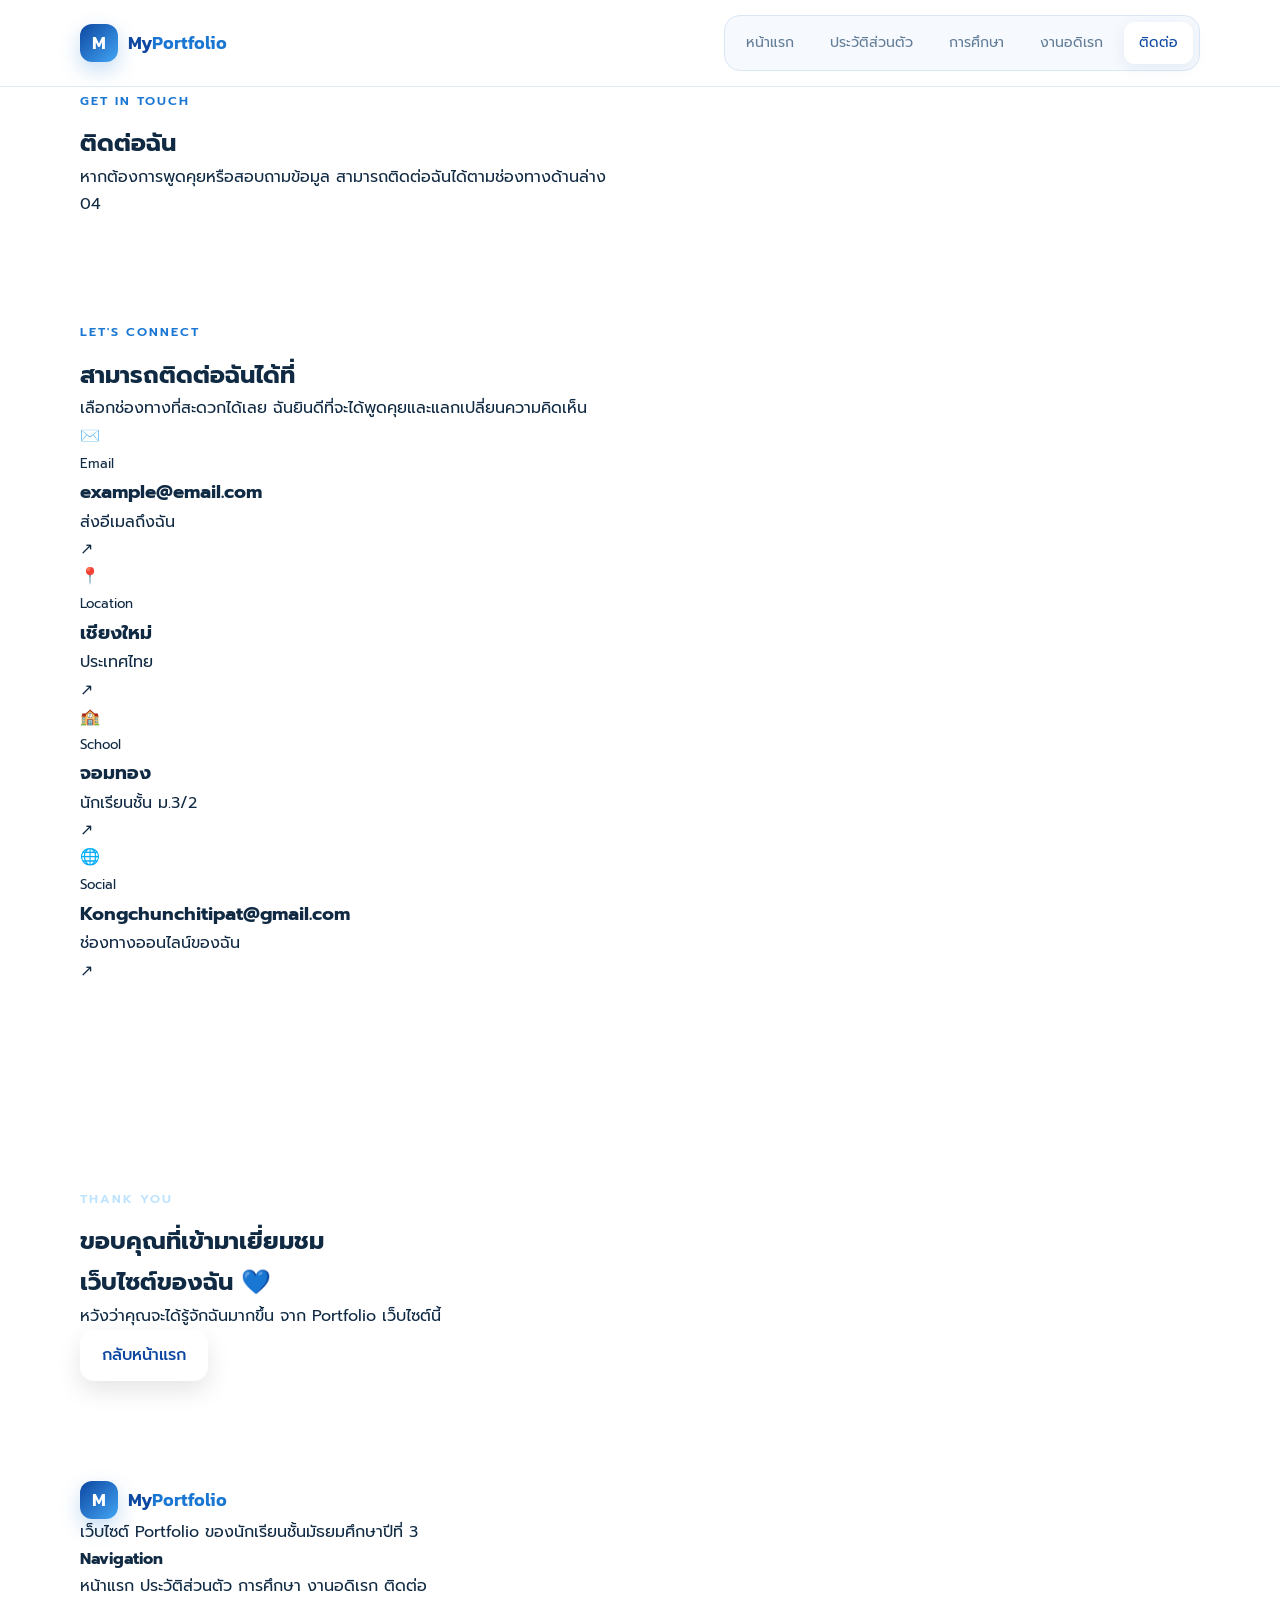
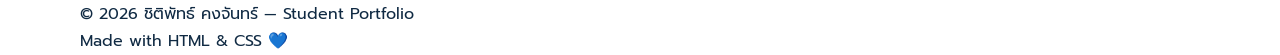
<file: contact.html>
<!DOCTYPE html>
<html lang="th">
<head>
    <meta charset="UTF-8">
    <meta name="viewport" content="width=device-width, initial-scale=1.0">
    <meta name="description" content="ข้อมูลติดต่อของนักเรียน">
    <title>My Portfolio | ติดต่อ</title>

    <link rel="preconnect" href="https://fonts.googleapis.com">
    <link rel="preconnect" href="https://fonts.gstatic.com" crossorigin>
    <link href="https://fonts.googleapis.com/css2?family=Kanit:wght@300;400;500;600;700&family=Prompt:wght@300;400;500;600&display=swap" rel="stylesheet">

    <link rel="stylesheet" href="style.css">
</head>

<body>

    <header class="site-header">
        <nav class="navbar container">

            <a href="index.html" class="logo">
                <span class="logo-mark">M</span>
                <span>My<span>Portfolio</span></span>
            </a>

            <div class="nav-links">
                <a href="index.html">หน้าแรก</a>
                <a href="profile.html">ประวัติส่วนตัว</a>
                <a href="education.html">การศึกษา</a>
                <a href="hobby.html">งานอดิเรก</a>
                <a href="contact.html" class="active">ติดต่อ</a>
            </div>

        </nav>
    </header>


    <main>

        <section class="page-hero contact-hero">

            <div class="container page-hero-content">

                <div>
                    <span class="section-label">GET IN TOUCH</span>
                    <h1>ติดต่อ<span>ฉัน</span></h1>
                    <p>
                        หากต้องการพูดคุยหรือสอบถามข้อมูล
                        สามารถติดต่อฉันได้ตามช่องทางด้านล่าง
                    </p>
                </div>

                <div class="page-number">04</div>

            </div>

        </section>


        <section class="contact-section section-padding">

            <div class="container">

                <div class="contact-intro">

                    <span class="section-label">LET'S CONNECT</span>

                    <h2>
                        สามารถ<span>ติดต่อฉัน</span>ได้ที่
                    </h2>

                    <p>
                        เลือกช่องทางที่สะดวกได้เลย
                        ฉันยินดีที่จะได้พูดคุยและแลกเปลี่ยนความคิดเห็น
                    </p>

                </div>


                <div class="contact-grid">

                    <a href="mailto:example@email.com" class="contact-card">

                        <div class="contact-icon email-icon">✉️</div>

                        <div class="contact-card-content">
                            <small>Email</small>
                            <h3>example@email.com</h3>
                            <p>ส่งอีเมลถึงฉัน</p>
                        </div>

                        <span class="contact-arrow">↗</span>

                    </a>


                    <div class="contact-card">

                        <div class="contact-icon location-icon">📍</div>

                        <div class="contact-card-content">
                            <small>Location</small>
                            <h3>เชียงใหม่</h3>
                            <p>ประเทศไทย</p>
                        </div>

                        <span class="contact-arrow">↗</span>

                    </div>


                    <div class="contact-card">

                        <div class="contact-icon school-icon">🏫</div>

                        <div class="contact-card-content">
                            <small>School</small>
                            <h3>จอมทอง</h3>
                            <p>นักเรียนชั้น ม.3/2</p>
                        </div>

                        <span class="contact-arrow">↗</span>

                    </div>


                    <div class="contact-card">

                        <div class="contact-icon social-icon">🌐</div>

                        <div class="contact-card-content">
                            <small>Social</small>
                            <h3>Kongchunchitipat@gmail.com</h3>
                            <p>ช่องทางออนไลน์ของฉัน</p>
                        </div>

                        <span class="contact-arrow">↗</span>

                    </div>

                </div>

            </div>

        </section>


        <section class="contact-cta section-padding">

            <div class="container">

                <div class="contact-cta-box">

                    <div class="contact-cta-decoration"></div>

                    <div class="contact-cta-content">

                        <span class="section-label light-label">
                            THANK YOU
                        </span>

                        <h2>
                            ขอบคุณที่เข้ามาเยี่ยมชม
                            <br>
                            เว็บไซต์ของฉัน 💙
                        </h2>

                        <p>
                            หวังว่าคุณจะได้รู้จักฉันมากขึ้น
                            จาก Portfolio เว็บไซต์นี้
                        </p>

                        <a href="index.html" class="btn btn-white">
                            กลับหน้าแรก
                        </a>

                    </div>

                </div>

            </div>

        </section>

    </main>


    <footer class="site-footer">

        <div class="container footer-content">

            <div class="footer-brand">
                <a href="index.html" class="logo footer-logo">
                    <span class="logo-mark">M</span>
                    <span>My<span>Portfolio</span></span>
                </a>
                <p>เว็บไซต์ Portfolio ของนักเรียนชั้นมัธยมศึกษาปีที่ 3</p>
            </div>

            <div class="footer-links">
                <h4>Navigation</h4>
                <a href="index.html">หน้าแรก</a>
                <a href="profile.html">ประวัติส่วนตัว</a>
                <a href="education.html">การศึกษา</a>
                <a href="hobby.html">งานอดิเรก</a>
                <a href="contact.html">ติดต่อ</a>
            </div>

        </div>

        <div class="container footer-bottom">
            <p>© 2026 ชิติพัทธ์ คงจันทร์ — Student Portfolio</p>
            <p>Made with HTML & CSS 💙</p>
        </div>

    </footer>

</body>
</html>
</file>
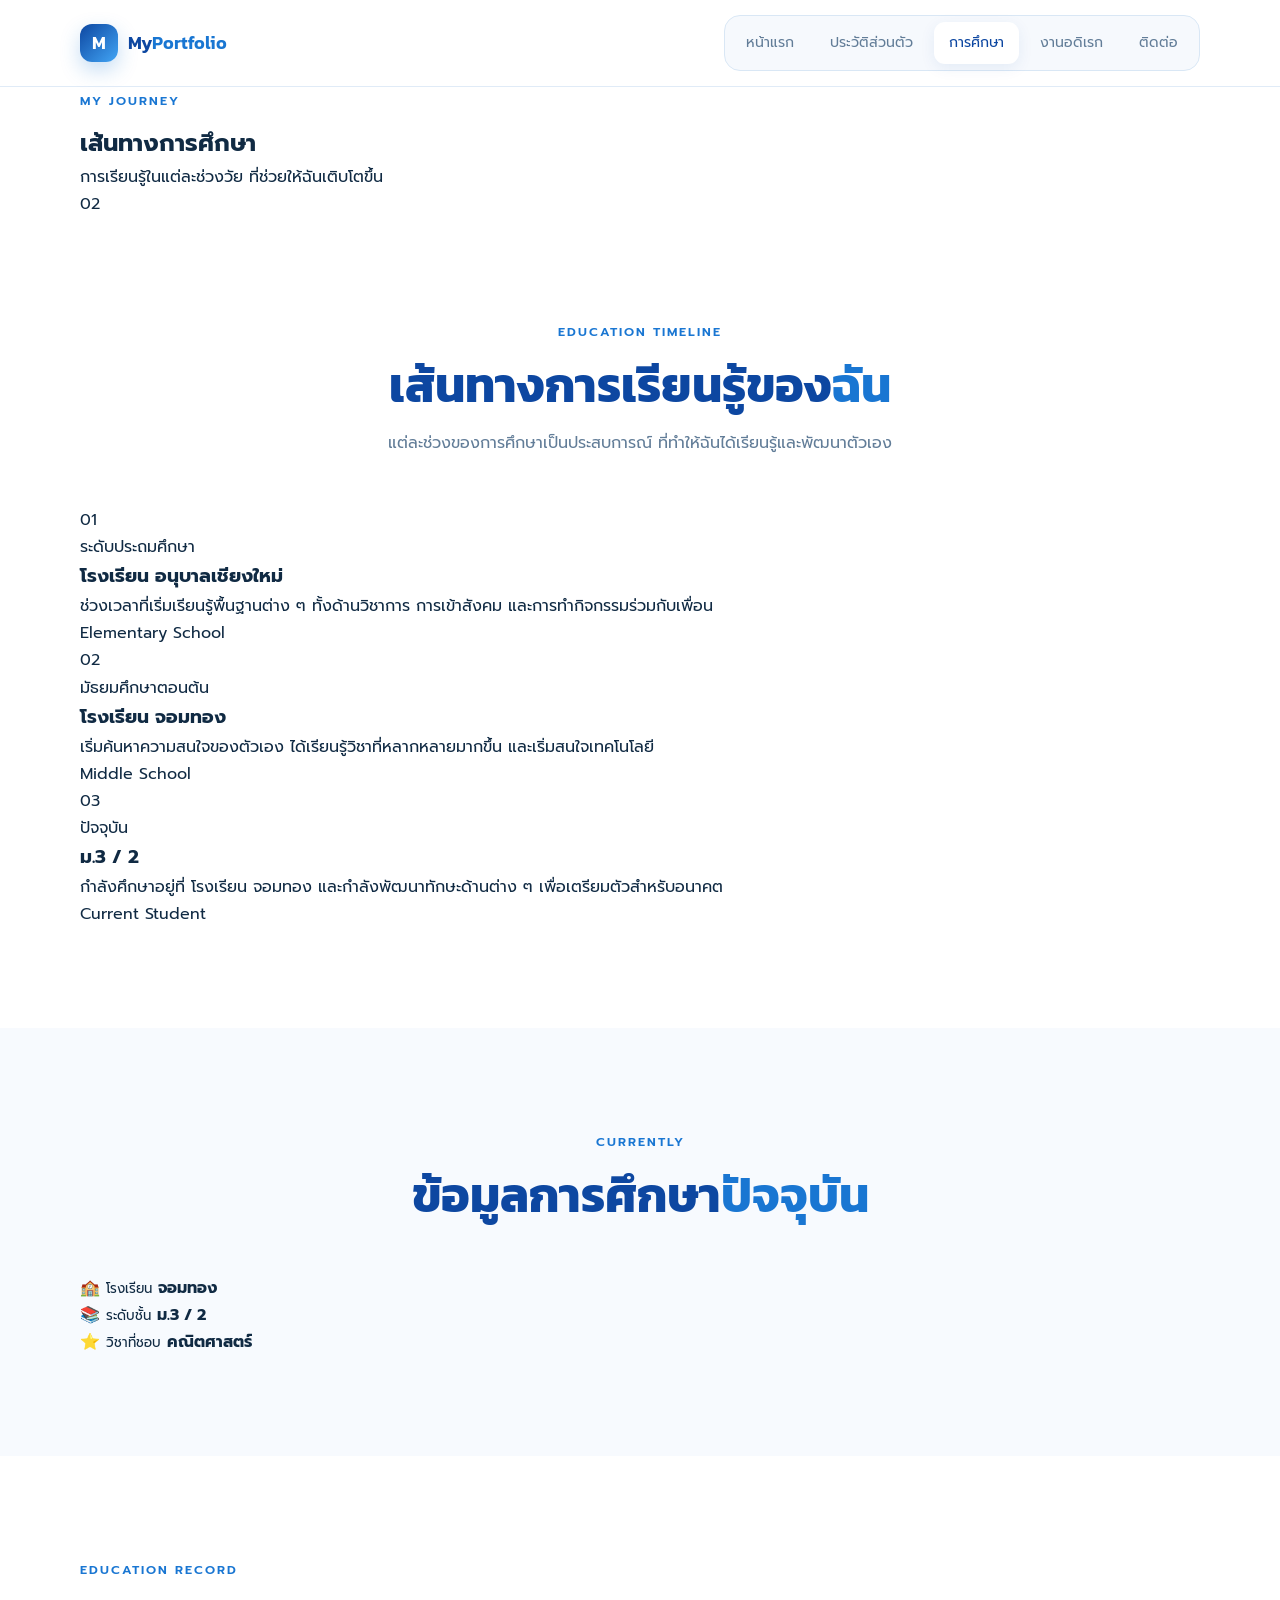
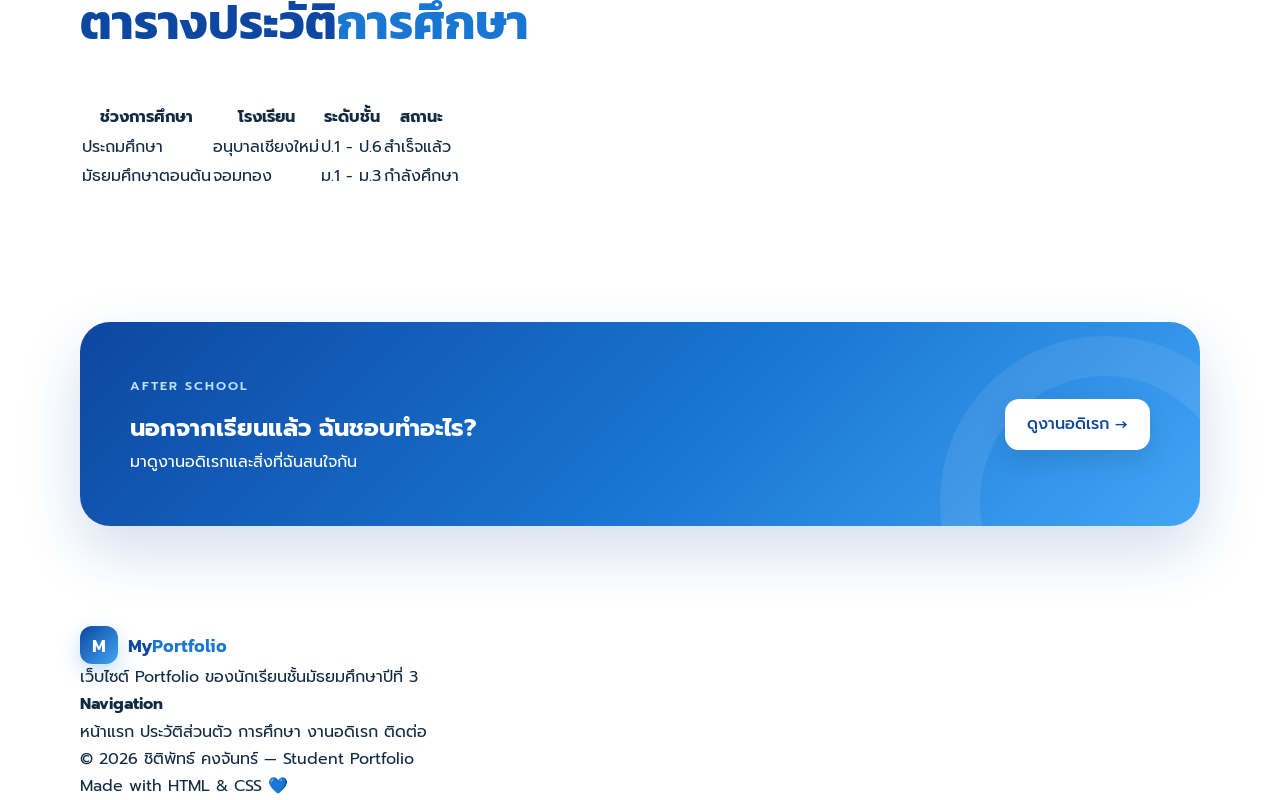
<file: education.html>
<!DOCTYPE html>
<html lang="th">
<head>
    <meta charset="UTF-8">
    <meta name="viewport" content="width=device-width, initial-scale=1.0">
    <meta name="description" content="ประวัติการศึกษาของนักเรียน">
    <title>My Portfolio | การศึกษา</title>

    <link rel="preconnect" href="https://fonts.googleapis.com">
    <link rel="preconnect" href="https://fonts.gstatic.com" crossorigin>
    <link href="https://fonts.googleapis.com/css2?family=Kanit:wght@300;400;500;600;700&family=Prompt:wght@300;400;500;600&display=swap" rel="stylesheet">

    <link rel="stylesheet" href="style.css">
</head>

<body>

    <header class="site-header">
        <nav class="navbar container">

            <a href="index.html" class="logo">
                <span class="logo-mark">M</span>
                <span>My<span>Portfolio</span></span>
            </a>

            <div class="nav-links">
                <a href="index.html">หน้าแรก</a>
                <a href="profile.html">ประวัติส่วนตัว</a>
                <a href="education.html" class="active">การศึกษา</a>
                <a href="hobby.html">งานอดิเรก</a>
                <a href="contact.html">ติดต่อ</a>
            </div>

        </nav>
    </header>


    <main>

        <section class="page-hero">

            <div class="container page-hero-content">

                <div>
                    <span class="section-label">MY JOURNEY</span>
                    <h1>เส้นทาง<span>การศึกษา</span></h1>
                    <p>
                        การเรียนรู้ในแต่ละช่วงวัย
                        ที่ช่วยให้ฉันเติบโตขึ้น
                    </p>
                </div>

                <div class="page-number">02</div>

            </div>

        </section>


        <section class="timeline-section section-padding">

            <div class="container">

                <div class="section-heading centered">
                    <span class="section-label">EDUCATION TIMELINE</span>
                    <h2>เส้นทางการเรียนรู้ของ<span>ฉัน</span></h2>
                    <p>
                        แต่ละช่วงของการศึกษาเป็นประสบการณ์
                        ที่ทำให้ฉันได้เรียนรู้และพัฒนาตัวเอง
                    </p>
                </div>


                <div class="timeline">

                    <div class="timeline-item">

                        <div class="timeline-dot">01</div>

                        <div class="timeline-card">

                            <span class="timeline-year">ระดับประถมศึกษา</span>

                            <h3>โรงเรียน อนุบาลเชียงใหม่</h3>

                            <p>
                                ช่วงเวลาที่เริ่มเรียนรู้พื้นฐานต่าง ๆ
                                ทั้งด้านวิชาการ การเข้าสังคม
                                และการทำกิจกรรมร่วมกับเพื่อน
                            </p>

                            <div class="timeline-tag">Elementary School</div>

                        </div>

                    </div>


                    <div class="timeline-item">

                        <div class="timeline-dot">02</div>

                        <div class="timeline-card">

                            <span class="timeline-year">มัธยมศึกษาตอนต้น</span>

                            <h3>โรงเรียน จอมทอง</h3>

                            <p>
                                เริ่มค้นหาความสนใจของตัวเอง
                                ได้เรียนรู้วิชาที่หลากหลายมากขึ้น
                                และเริ่มสนใจเทคโนโลยี
                            </p>

                            <div class="timeline-tag">Middle School</div>

                        </div>

                    </div>


                    <div class="timeline-item current">

                        <div class="timeline-dot">03</div>

                        <div class="timeline-card">

                            <span class="timeline-year">ปัจจุบัน</span>

                            <h3>ม.3 / 2</h3>

                            <p>
                                กำลังศึกษาอยู่ที่
                                โรงเรียน จอมทอง
                                และกำลังพัฒนาทักษะด้านต่าง ๆ
                                เพื่อเตรียมตัวสำหรับอนาคต
                            </p>

                            <div class="timeline-tag">Current Student</div>

                        </div>

                    </div>

                </div>

            </div>

        </section>


        <section class="education-highlight section-padding light-bg">

            <div class="container">

                <div class="section-heading centered">
                    <span class="section-label">CURRENTLY</span>
                    <h2>ข้อมูลการศึกษา<span>ปัจจุบัน</span></h2>
                </div>


                <div class="education-cards">

                    <div class="education-highlight-card">
                        <span class="big-icon">🏫</span>
                        <small>โรงเรียน</small>
                        <strong>จอมทอง</strong>
                    </div>

                    <div class="education-highlight-card featured">
                        <span class="big-icon">📚</span>
                        <small>ระดับชั้น</small>
                        <strong>ม.3 / 2</strong>
                    </div>

                    <div class="education-highlight-card">
                        <span class="big-icon">⭐</span>
                        <small>วิชาที่ชอบ</small>
                        <strong>คณิตศาสตร์</strong>
                    </div>

                </div>

            </div>

        </section>


        <section class="table-section section-padding">

            <div class="container">

                <div class="section-heading">
                    <span class="section-label">EDUCATION RECORD</span>
                    <h2>ตารางประวัติ<span>การศึกษา</span></h2>
                </div>


                <div class="table-wrapper">

                    <table>

                        <thead>
                            <tr>
                                <th>ช่วงการศึกษา</th>
                                <th>โรงเรียน</th>
                                <th>ระดับชั้น</th>
                                <th>สถานะ</th>
                            </tr>
                        </thead>

                        <tbody>

                            <tr>
                                <td>ประถมศึกษา</td>
                                <td>อนุบาลเชียงใหม่</td>
                                <td>ป.1 - ป.6</td>
                                <td><span class="table-status">สำเร็จแล้ว</span></td>
                            </tr>

                            <tr>
                                <td>มัธยมศึกษาตอนต้น</td>
                                <td>จอมทอง</td>
                                <td>ม.1 - ม.3</td>
                                <td><span class="table-status current-status">กำลังศึกษา</span></td>
                            </tr>

                        </tbody>

                    </table>

                </div>

            </div>

        </section>


        <section class="cta-section">

            <div class="container">

                <div class="cta-box">
                    <div>
                        <span class="section-label light-label">AFTER SCHOOL</span>
                        <h2>นอกจากเรียนแล้ว ฉันชอบทำอะไร?</h2>
                        <p>มาดูงานอดิเรกและสิ่งที่ฉันสนใจกัน</p>
                    </div>

                    <a href="hobby.html" class="btn btn-white">
                        ดูงานอดิเรก →
                    </a>
                </div>

            </div>

        </section>

    </main>


    <footer class="site-footer">

        <div class="container footer-content">

            <div class="footer-brand">
                <a href="index.html" class="logo footer-logo">
                    <span class="logo-mark">M</span>
                    <span>My<span>Portfolio</span></span>
                </a>
                <p>เว็บไซต์ Portfolio ของนักเรียนชั้นมัธยมศึกษาปีที่ 3</p>
            </div>

            <div class="footer-links">
                <h4>Navigation</h4>
                <a href="index.html">หน้าแรก</a>
                <a href="profile.html">ประวัติส่วนตัว</a>
                <a href="education.html">การศึกษา</a>
                <a href="hobby.html">งานอดิเรก</a>
                <a href="contact.html">ติดต่อ</a>
            </div>

        </div>

        <div class="container footer-bottom">
            <p>© 2026 ชิติพัทธ์ คงจันทร์ — Student Portfolio</p>
            <p>Made with HTML & CSS 💙</p>
        </div>

    </footer>

</body>
</html>
</file>
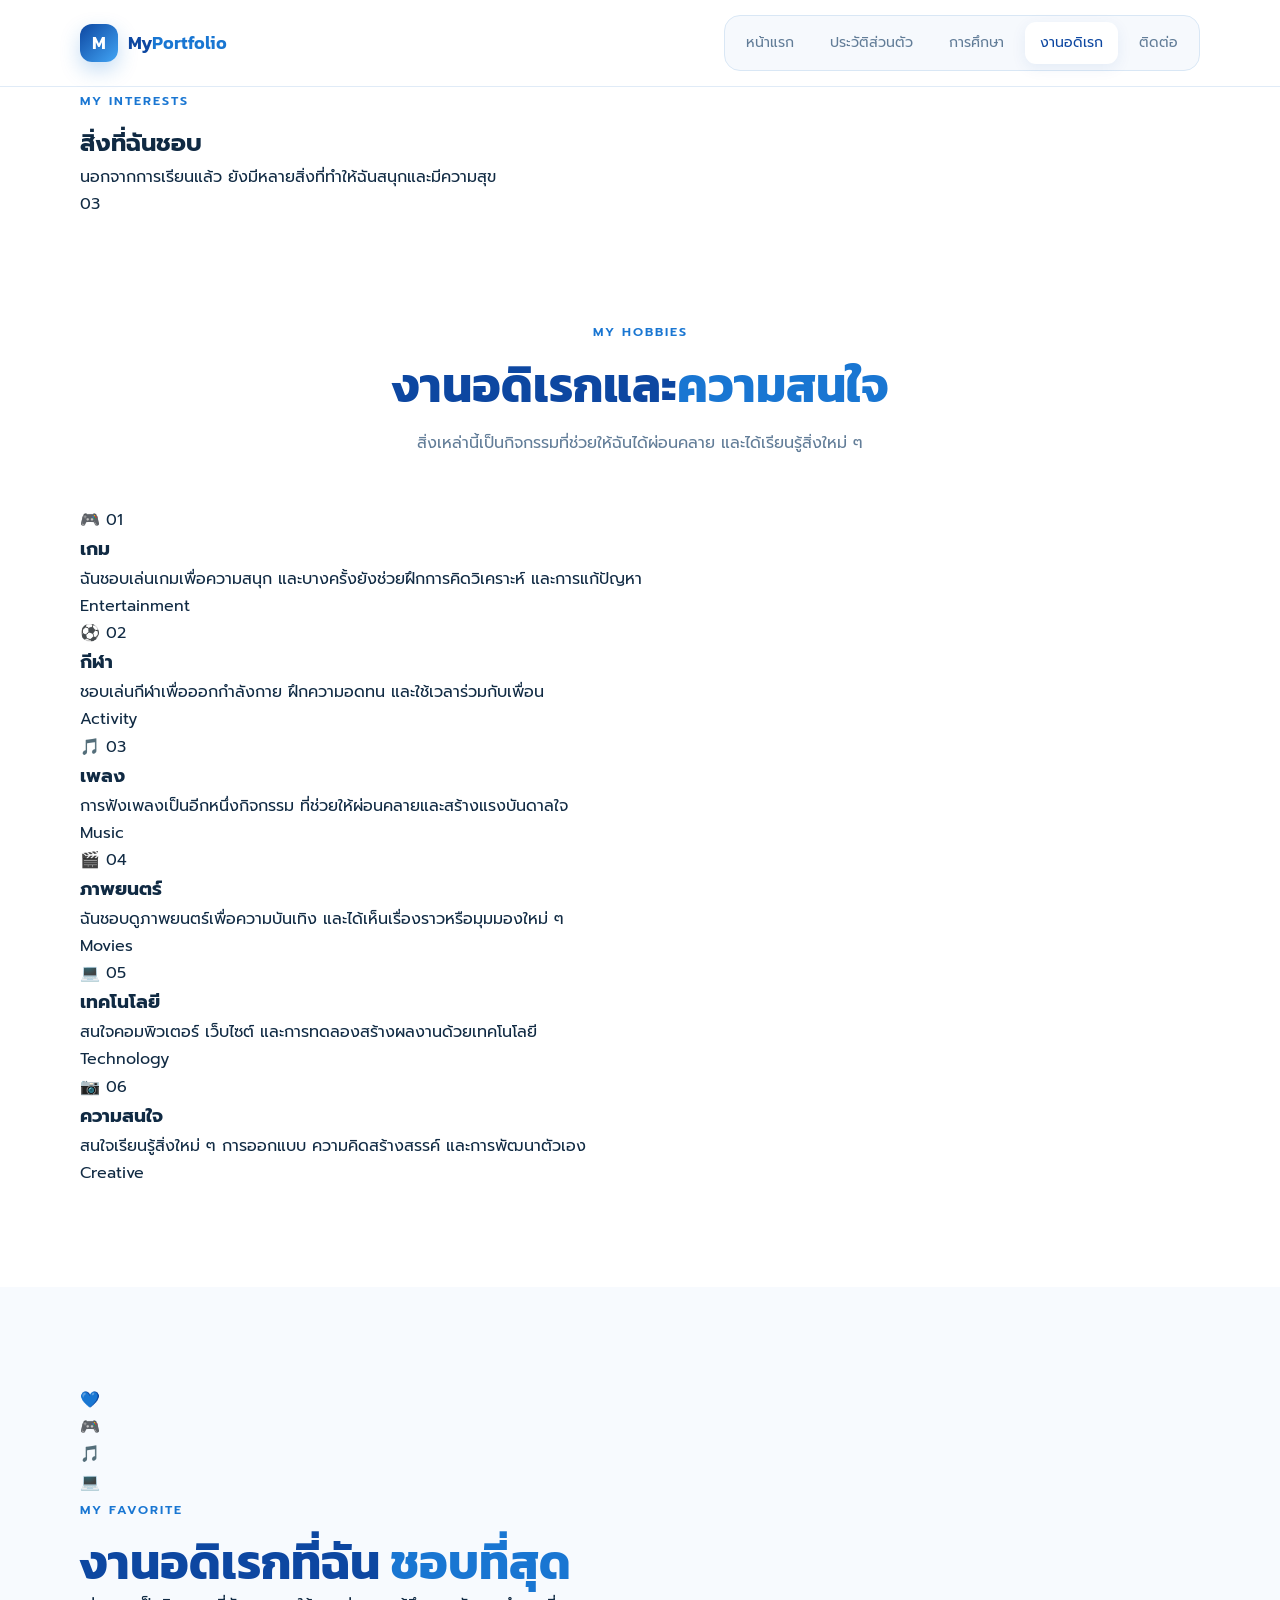
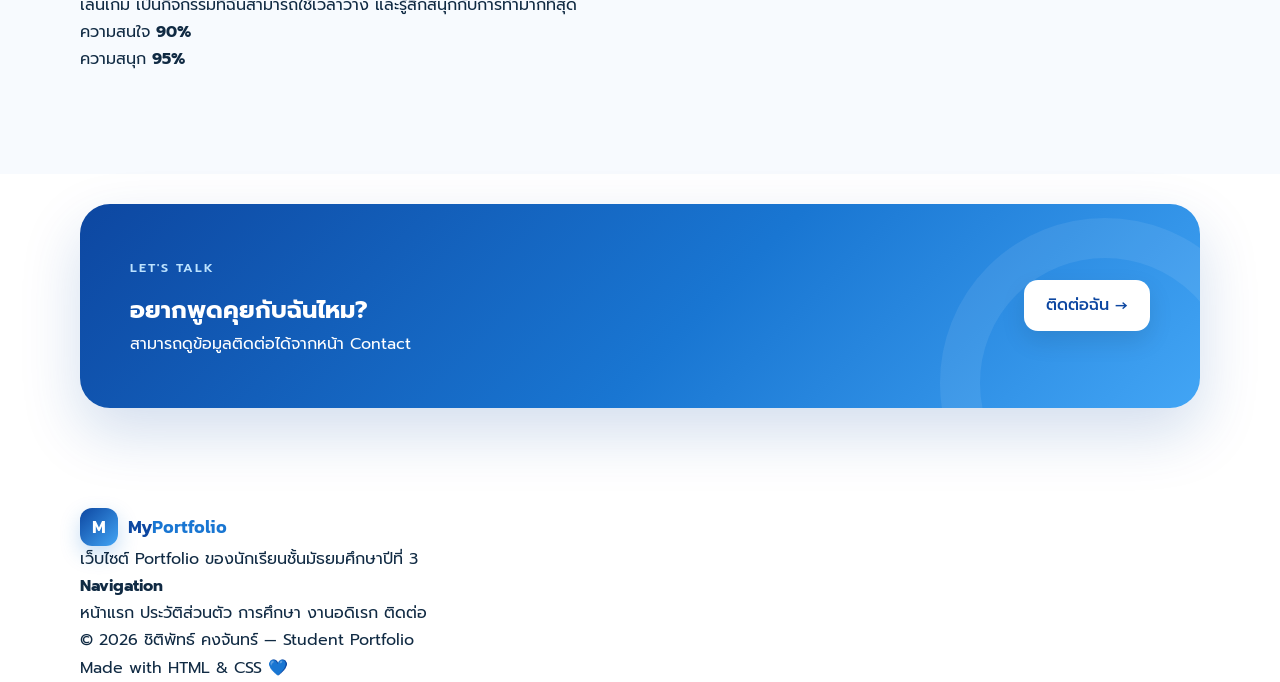
<file: hobby.html>
<!DOCTYPE html>
<html lang="th">
<head>
    <meta charset="UTF-8">
    <meta name="viewport" content="width=device-width, initial-scale=1.0">
    <meta name="description" content="งานอดิเรกและความสนใจของนักเรียน">
    <title>My Portfolio | งานอดิเรก</title>

    <link rel="preconnect" href="https://fonts.googleapis.com">
    <link rel="preconnect" href="https://fonts.gstatic.com" crossorigin>
    <link href="https://fonts.googleapis.com/css2?family=Kanit:wght@300;400;500;600;700&family=Prompt:wght@300;400;500;600&display=swap" rel="stylesheet">

    <link rel="stylesheet" href="style.css">
</head>

<body>

    <header class="site-header">
        <nav class="navbar container">

            <a href="index.html" class="logo">
                <span class="logo-mark">M</span>
                <span>My<span>Portfolio</span></span>
            </a>

            <div class="nav-links">
                <a href="index.html">หน้าแรก</a>
                <a href="profile.html">ประวัติส่วนตัว</a>
                <a href="education.html">การศึกษา</a>
                <a href="hobby.html" class="active">งานอดิเรก</a>
                <a href="contact.html">ติดต่อ</a>
            </div>

        </nav>
    </header>


    <main>

        <section class="page-hero hobby-hero">

            <div class="container page-hero-content">

                <div>
                    <span class="section-label">MY INTERESTS</span>
                    <h1>สิ่งที่ฉัน<span>ชอบ</span></h1>
                    <p>
                        นอกจากการเรียนแล้ว
                        ยังมีหลายสิ่งที่ทำให้ฉันสนุกและมีความสุข
                    </p>
                </div>

                <div class="page-number">03</div>

            </div>

        </section>


        <section class="hobby-section section-padding">

            <div class="container">

                <div class="section-heading centered">
                    <span class="section-label">MY HOBBIES</span>
                    <h2>งานอดิเรกและ<span>ความสนใจ</span></h2>
                    <p>
                        สิ่งเหล่านี้เป็นกิจกรรมที่ช่วยให้ฉันได้ผ่อนคลาย
                        และได้เรียนรู้สิ่งใหม่ ๆ
                    </p>
                </div>


                <div class="hobby-grid">

                    <article class="hobby-card hobby-blue">

                        <div class="hobby-top">
                            <span class="hobby-icon">🎮</span>
                            <span class="hobby-number">01</span>
                        </div>

                        <h3>เกม</h3>

                        <p>
                            ฉันชอบเล่นเกมเพื่อความสนุก
                            และบางครั้งยังช่วยฝึกการคิดวิเคราะห์
                            และการแก้ปัญหา
                        </p>

                        <div class="hobby-line"></div>

                        <span class="hobby-tag">Entertainment</span>

                    </article>


                    <article class="hobby-card hobby-green">

                        <div class="hobby-top">
                            <span class="hobby-icon">⚽</span>
                            <span class="hobby-number">02</span>
                        </div>

                        <h3>กีฬา</h3>

                        <p>
                            ชอบเล่นกีฬาเพื่อออกกำลังกาย
                            ฝึกความอดทน และใช้เวลาร่วมกับเพื่อน
                        </p>

                        <div class="hobby-line"></div>

                        <span class="hobby-tag">Activity</span>

                    </article>


                    <article class="hobby-card hobby-purple">

                        <div class="hobby-top">
                            <span class="hobby-icon">🎵</span>
                            <span class="hobby-number">03</span>
                        </div>

                        <h3>เพลง</h3>

                        <p>
                            การฟังเพลงเป็นอีกหนึ่งกิจกรรม
                            ที่ช่วยให้ผ่อนคลายและสร้างแรงบันดาลใจ
                        </p>

                        <div class="hobby-line"></div>

                        <span class="hobby-tag">Music</span>

                    </article>


                    <article class="hobby-card hobby-orange">

                        <div class="hobby-top">
                            <span class="hobby-icon">🎬</span>
                            <span class="hobby-number">04</span>
                        </div>

                        <h3>ภาพยนตร์</h3>

                        <p>
                            ฉันชอบดูภาพยนตร์เพื่อความบันเทิง
                            และได้เห็นเรื่องราวหรือมุมมองใหม่ ๆ
                        </p>

                        <div class="hobby-line"></div>

                        <span class="hobby-tag">Movies</span>

                    </article>


                    <article class="hobby-card hobby-cyan">

                        <div class="hobby-top">
                            <span class="hobby-icon">💻</span>
                            <span class="hobby-number">05</span>
                        </div>

                        <h3>เทคโนโลยี</h3>

                        <p>
                            สนใจคอมพิวเตอร์ เว็บไซต์
                            และการทดลองสร้างผลงานด้วยเทคโนโลยี
                        </p>

                        <div class="hobby-line"></div>

                        <span class="hobby-tag">Technology</span>

                    </article>


                    <article class="hobby-card hobby-pink">

                        <div class="hobby-top">
                            <span class="hobby-icon">📷</span>
                            <span class="hobby-number">06</span>
                        </div>

                        <h3>ความสนใจ</h3>

                        <p>
                            สนใจเรียนรู้สิ่งใหม่ ๆ
                            การออกแบบ ความคิดสร้างสรรค์
                            และการพัฒนาตัวเอง
                        </p>

                        <div class="hobby-line"></div>

                        <span class="hobby-tag">Creative</span>

                    </article>

                </div>

            </div>

        </section>


        <section class="favorite-section section-padding light-bg">

            <div class="container favorite-grid">

                <div class="favorite-visual">

                    <div class="favorite-circle">
                        <span>💙</span>
                    </div>

                    <div class="favorite-floating one">🎮</div>
                    <div class="favorite-floating two">🎵</div>
                    <div class="favorite-floating three">💻</div>

                </div>


                <div class="favorite-content">

                    <span class="section-label">MY FAVORITE</span>

                    <h2>
                        งานอดิเรกที่ฉัน
                        <span>ชอบที่สุด</span>
                    </h2>

                    <p>
                        เล่นเกม
                        เป็นกิจกรรมที่ฉันสามารถใช้เวลาว่าง
                        และรู้สึกสนุกกับการทำมากที่สุด
                    </p>

                    <div class="progress-list">

                        <div class="progress-item">
                            <div>
                                <span>ความสนใจ</span>
                                <strong>90%</strong>
                            </div>
                            <div class="progress">
                                <span style="width: 90%;"></span>
                            </div>
                        </div>

                        <div class="progress-item">
                            <div>
                                <span>ความสนุก</span>
                                <strong>95%</strong>
                            </div>
                            <div class="progress">
                                <span style="width: 95%;"></span>
                            </div>
                        </div>

                    </div>

                </div>

            </div>

        </section>


        <section class="cta-section">

            <div class="container">

                <div class="cta-box">

                    <div>
                        <span class="section-label light-label">LET'S TALK</span>
                        <h2>อยากพูดคุยกับฉันไหม?</h2>
                        <p>สามารถดูข้อมูลติดต่อได้จากหน้า Contact</p>
                    </div>

                    <a href="contact.html" class="btn btn-white">
                        ติดต่อฉัน →
                    </a>

                </div>

            </div>

        </section>

    </main>


    <footer class="site-footer">

        <div class="container footer-content">

            <div class="footer-brand">
                <a href="index.html" class="logo footer-logo">
                    <span class="logo-mark">M</span>
                    <span>My<span>Portfolio</span></span>
                </a>
                <p>เว็บไซต์ Portfolio ของนักเรียนชั้นมัธยมศึกษาปีที่ 3</p>
            </div>

            <div class="footer-links">
                <h4>Navigation</h4>
                <a href="index.html">หน้าแรก</a>
                <a href="profile.html">ประวัติส่วนตัว</a>
                <a href="education.html">การศึกษา</a>
                <a href="hobby.html">งานอดิเรก</a>
                <a href="contact.html">ติดต่อ</a>
            </div>

        </div>

        <div class="container footer-bottom">
            <p>© 2026 ชิติพัทธ์ คงจันทร์ — Student Portfolio</p>
            <p>Made with HTML & CSS 💙</p>
        </div>

    </footer>

</body>
</html>
</file>
<file: style.css>
/* =========================================================
   MY PORTFOLIO
   Modern Student Portfolio
   HTML5 + CSS3
========================================================= */


/* =========================================================
   1. VARIABLES
========================================================= */

:root {
    --primary-dark: #0D47A1;
    --primary: #1976D2;
    --primary-light: #42A5F5;
    --sky: #90CAF9;
    --light-blue: #E3F2FD;

    --white: #FFFFFF;
    --bg: #F7FAFE;
    --text: #102A43;
    --text-light: #627D98;
    --border: #D9E7F5;

    --purple: #7E57C2;
    --cyan: #00ACC1;
    --green: #43A047;
    --orange: #FB8C00;
    --pink: #EC407A;

    --shadow-sm: 0 8px 24px rgba(13, 71, 161, 0.08);
    --shadow-md: 0 16px 40px rgba(13, 71, 161, 0.12);
    --shadow-lg: 0 25px 60px rgba(13, 71, 161, 0.18);

    --radius-sm: 12px;
    --radius-md: 20px;
    --radius-lg: 30px;

    --transition: 0.3s ease;
}


/* =========================================================
   2. RESET
========================================================= */

* {
    margin: 0;
    padding: 0;
    box-sizing: border-box;
}

html {
    scroll-behavior: smooth;
}

body {
    font-family: "Prompt", sans-serif;
    color: var(--text);
    background: var(--white);
    line-height: 1.7;
    overflow-x: hidden;
}

img {
    max-width: 100%;
    display: block;
}

a {
    text-decoration: none;
    color: inherit;
}

button,
a {
    -webkit-tap-highlight-color: transparent;
}


/* =========================================================
   3. GENERAL
========================================================= */

.container {
    width: min(1120px, calc(100% - 40px));
    margin: 0 auto;
}

.section-padding {
    padding: 100px 0;
}

.light-bg {
    background: var(--bg);
}

.section-heading {
    margin-bottom: 50px;
}

.section-heading.centered {
    text-align: center;
    max-width: 700px;
    margin-left: auto;
    margin-right: auto;
}

.section-label {
    display: inline-block;
    color: var(--primary);
    font-size: 0.78rem;
    font-weight: 600;
    letter-spacing: 2px;
    margin-bottom: 12px;
}

.light-label {
    color: #BDE3FF;
}

.section-heading h2,
.about-section h2,
.favorite-content h2 {
    font-family: "Kanit", sans-serif;
    font-size: clamp(2rem, 4vw, 3rem);
    line-height: 1.25;
    color: var(--primary-dark);
}

.section-heading h2 span,
.about-section h2 span,
.favorite-content h2 span {
    color: var(--primary);
}

.section-heading p {
    color: var(--text-light);
    margin-top: 15px;
}


/* =========================================================
   4. NAVIGATION
========================================================= */

.site-header {
    position: sticky;
    top: 0;
    z-index: 1000;
    padding: 14px 0;
    background: rgba(255, 255, 255, 0.88);
    backdrop-filter: blur(18px);
    -webkit-backdrop-filter: blur(18px);
    border-bottom: 1px solid rgba(217, 231, 245, 0.8);
}

.navbar {
    min-height: 58px;
    display: flex;
    align-items: center;
    justify-content: space-between;
    gap: 30px;
}

.logo {
    display: flex;
    align-items: center;
    gap: 10px;
    font-family: "Kanit", sans-serif;
    font-weight: 600;
    font-size: 1.15rem;
    color: var(--primary-dark);
    white-space: nowrap;
}

.logo > span:last-child > span {
    color: var(--primary);
}

.logo-mark {
    width: 38px;
    height: 38px;
    border-radius: 12px;
    display: grid;
    place-items: center;
    color: var(--white);
    background: linear-gradient(135deg, var(--primary-dark), var(--primary-light));
    box-shadow: 0 8px 20px rgba(25, 118, 210, 0.25);
}

.nav-links {
    display: flex;
    align-items: center;
    gap: 6px;
    padding: 6px;
    background: rgba(245, 249, 253, 0.9);
    border: 1px solid var(--border);
    border-radius: 16px;
}

.nav-links a {
    padding: 9px 15px;
    border-radius: 11px;
    color: var(--text-light);
    font-size: 0.88rem;
    transition: var(--transition);
}

.nav-links a:hover,
.nav-links a.active {
    color: var(--primary-dark);
    background: var(--white);
    box-shadow: 0 4px 15px rgba(13, 71, 161, 0.08);
}


/* =========================================================
   5. BUTTONS
========================================================= */

.btn {
    min-height: 50px;
    padding: 12px 22px;
    display: inline-flex;
    align-items: center;
    justify-content: center;
    gap: 10px;
    border-radius: 14px;
    font-family: "Prompt", sans-serif;
    font-weight: 500;
    transition: var(--transition);
    cursor: pointer;
}

.btn-primary {
    color: var(--white);
    background: linear-gradient(135deg, var(--primary-dark), var(--primary));
    box-shadow: 0 12px 25px rgba(25, 118, 210, 0.22);
}

.btn-primary:hover {
    transform: translateY(-3px);
    box-shadow: 0 17px 30px rgba(25, 118, 210, 0.3);
}

.btn-outline {
    color: var(--primary-dark);
    border: 1px solid var(--border);
    background: var(--white);
}

.btn-outline:hover {
    color: var(--white);
    border-color: var(--primary);
    background: var(--primary);
    transform: translateY(-3px);
}

.btn-white {
    color: var(--primary-dark);
    background: var(--white);
    box-shadow: 0 10px 25px rgba(0, 0, 0, 0.1);
}

.btn-white:hover {
    transform: translateY(-3px);
    box-shadow: 0 15px 30px rgba(0, 0, 0, 0.15);
}


/* =========================================================
   6. HERO
========================================================= */

.hero {
    min-height: calc(100vh - 86px);
    position: relative;
    display: flex;
    align-items: center;
    overflow: hidden;
    background:
        radial-gradient(circle at 10% 20%, rgba(144, 202, 249, 0.25), transparent 30%),
        radial-gradient(circle at 90% 80%, rgba(66, 165, 245, 0.12), transparent 35%),
        var(--white);
}

.hero-grid {
    position: relative;
    z-index: 2;
    display: grid;
    grid-template-columns: 1.05fr 0.95fr;
    align-items: center;
    gap: 70px;
    padding: 80px 0;
}

.eyebrow {
    width: fit-content;
    display: flex;
    align-items: center;
    gap: 9px;
    padding: 7px 13px;
    margin-bottom: 22px;
    color: var(--primary);
    background: var(--light-blue);
    border: 1px solid #C7E4FA;
    border-radius: 30px;
    font-size: 0.8rem;
    font-weight: 500;
}

.status-dot {
    width: 8px;
    height: 8px;
    border-radius: 50%;
    background: #43A047;
    box-shadow: 0 0 0 5px rgba(67, 160, 71, 0.1);
}

.hero h1 {
    font-family: "Kanit", sans-serif;
    font-size: clamp(3rem, 6vw, 5.2rem);
    line-height: 1.08;
    color: var(--primary-dark);
    letter-spacing: -1px;
}

.hero h1 span {
    color: var(--primary);
}

.hero-description {
    max-width: 590px;
    margin: 25px 0 30px;
    color: var(--text-light);
    font-size: 1.05rem;
}

.hero-buttons {
    display: flex;
    flex-wrap: wrap;
    gap: 12px;
}

.hero-highlights {
    display: flex;
    align-items: center;
    gap: 22px;
    margin-top: 50px;
}

.highlight {
    display: flex;
    flex-direction: column;
}

.highlight strong {
    color: var(--primary-dark);
    font-family: "Kanit", sans-serif;
    font-size: 1rem;
}

.highlight span {
    color: var(--text-light);
    font-size: 0.72rem;
}

.highlight-line {
    width: 1px;
    height: 35px;
    background: var(--border);
}


/* Hero image */

.hero-visual {
    position: relative;
    display: flex;
    justify-content: center;
    min-height: 570px;
    align-items: center;
}

.profile-frame {
    width: min(390px, 80%);
    height: 480px;
    position: relative;
    z-index: 3;
    padding: 10px;
    border-radius: 190px 190px 35px 35px;
    background: linear-gradient(145deg, #FFFFFF, #E3F2FD);
    box-shadow: var(--shadow-lg);
    transform: rotate(2deg);
}

.hero-image {
    width: 100%;
    height: 100%;
    object-fit: cover;
    border-radius: 180px 180px 28px 28px;
}

.image-decoration {
    position: absolute;
    width: 100px;
    height: 100px;
    right: -30px;
    top: -30px;
    z-index: -1;
    border-radius: 50%;
    background: var(--sky);
}

.profile-orbit {
    position: absolute;
    border: 1px dashed #90CAF9;
    border-radius: 50%;
}

.orbit-one {
    width: 510px;
    height: 510px;
}

.orbit-two {
    width: 620px;
    height: 620px;
    border-color: rgba(144, 202, 249, 0.45);
}

.floating-card {
    position: absolute;
    z-index: 5;
    display: flex;
    align-items: center;
    gap: 10px;
    padding: 13px 17px;
    border: 1px solid rgba(255, 255, 255, 0.8);
    border-radius: 17px;
    background: rgba(255, 255, 255, 0.9);
    backdrop-filter: blur(15px);
    box-shadow: var(--shadow-md);
    transform: rotate(-2deg);
}

.floating-card strong,
.floating-card small {
    display: block;
}

.floating-card strong {
    color: var(--primary-dark);
    font-family: "Kanit", sans-serif;
    font-size: 0.9rem;
}

.floating-card small {
    color: var(--text-light);
    font-size: 0.65rem;
}

.floating-icon {
    width: 35px;
    height: 35px;
    display: grid;
    place-items: center;
    border-radius: 11px;
    background: var(--light-blue);
}

.floating-card-top {
    left: -60px;
    top: 100px;
}

.floating-card-bottom {
    right: -40px;
    bottom: 95px;
}

.hero-decoration {
    position: absolute;
    border-radius: 50%;
    filter: blur(1px);
}

.circle-one {
    width: 22px;
    height: 22px;
    background: var(--primary-light);
    left: 6%;
    top: 25%;
    box-shadow: 0 0 0 10px rgba(66, 165, 245, 0.08);
}

.circle-two {
    width: 14px;
    height: 14px;
    background: var(--sky);
    right: 8%;
    top: 22%;
}


/* =========================================================
   7. FEATURE SECTION
========================================================= */

.feature-grid {
    display: grid;
    grid-template-columns: repeat(3, 1fr);
    gap: 20px;
}

.feature-card {
    position: relative;
    min-height: 285px;
    padding: 30px;
    overflow: hidden;
    border: 1px solid var(--border);
    border-radius: var(--radius-md);
    background: var(--white);
    box-shadow: var(--shadow-sm);
    transition: var(--transition);
}

.feature-card:hover {
    transform: translateY(-8px);
    border-color: #B8D8F3;
    box-shadow: var(--shadow-md);
}

.feature-number {
    position: absolute;
    right: 25px;
    top: 20px;
    color: #D9EAF8;
    font-family: "Kanit", sans-serif;
    font-size: 2.5rem;
    font-weight: 700;
}

.feature-icon {
    width: 58px;
    height: 58px;
    display: grid;
    place-items: center;
    margin-bottom: 25px;
    border-radius: 17px;
    font-size: 1.5rem;
}

.feature-icon.blue {
    background: #E3F2FD;
}

.feature-icon.purple {
    background: #F0EAFB;
}

.feature-icon.cyan {
    background: #E0F7FA;
}

.feature-card h3 {
    margin-bottom: 8px;
    color: var(--primary-dark);
    font-family: "Kanit", sans-serif;
    font-size: 1.3rem;
}

.feature-card p {
    color: var(--text-light);
    font-size: 0.88rem;
}

.feature-link {
    position: absolute;
    bottom: 28px;
    color: var(--primary);
    font-size: 0.8rem;
    font-weight: 500;
}


/* =========================================================
   8. CTA
========================================================= */

.cta-section {
    padding: 30px 0 100px;
}

.cta-box {
    position: relative;
    overflow: hidden;
    display: flex;
    align-items: center;
    justify-content: space-between;
    gap: 30px;
    padding: 50px;
    border-radius: var(--radius-lg);
    color: var(--white);
    background: linear-gradient(135deg, #0D47A1, #1976D2 55%, #42A5F5);
    box-shadow: var(--shadow-lg);
}

.cta-box::after {
    content: "";
    position: absolute;
    width: 250px;
    height: 250px;
    right: -70px;
    bottom: -140px;
    border: 40px solid rgba(255, 255, 255, 0.08);
    border-radius: 50%;
}

.cta-box h2 {
    position: relative;
    z-index: 2;
</file>
